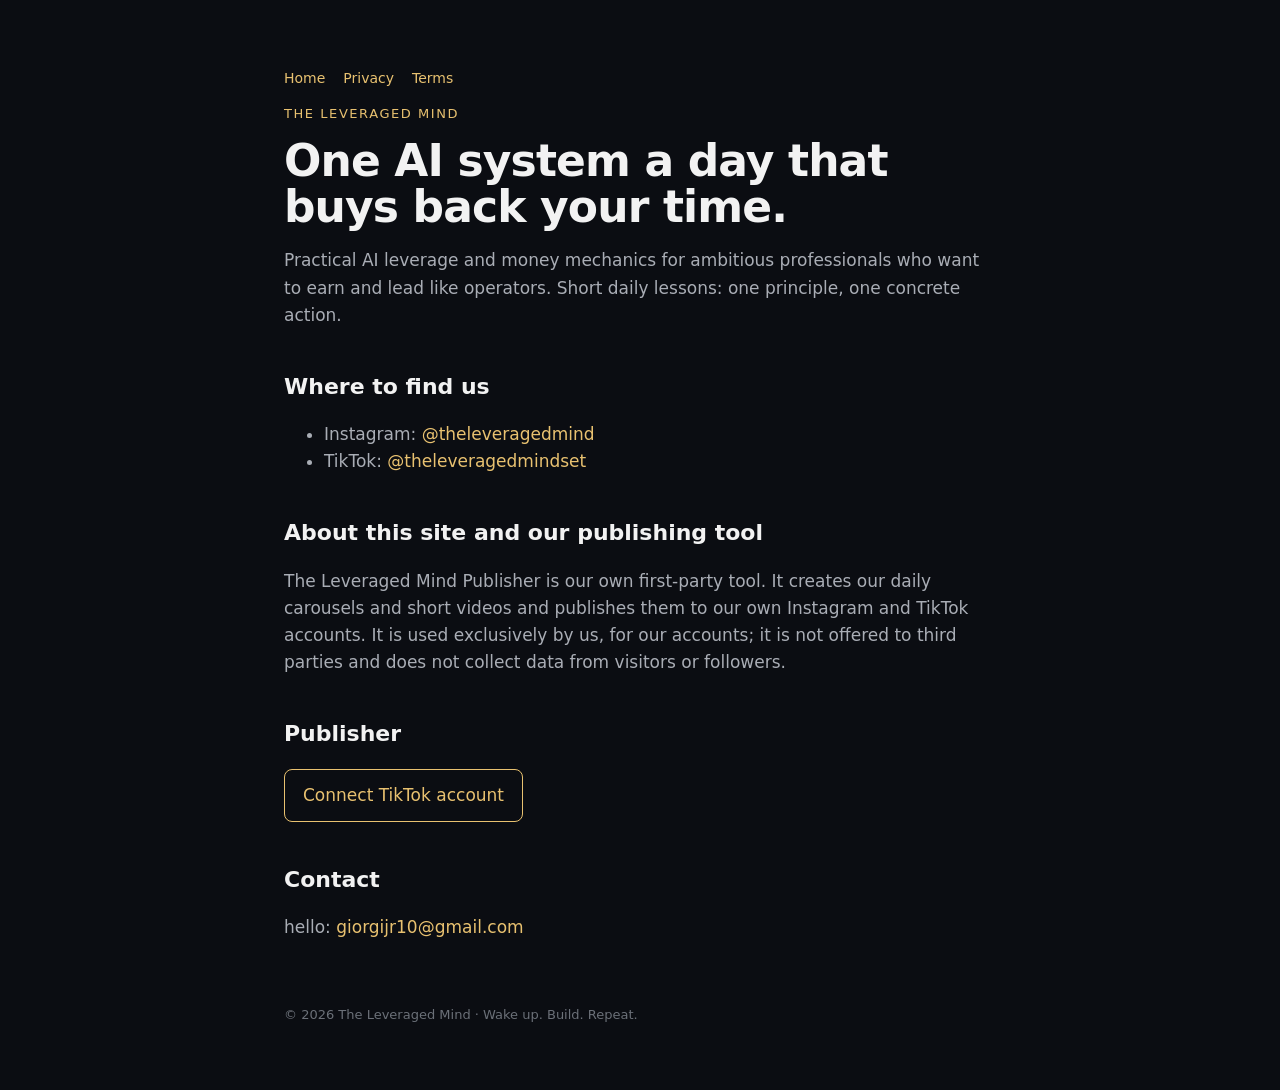
<file: index.html>
<!doctype html><html lang="en"><head><meta charset="utf-8"><meta name="viewport" content="width=device-width,initial-scale=1"><title>The Leveraged Mind</title><link rel="stylesheet" href="style.css"></head><body><main>
<nav><a href="./">Home</a><a href="privacy.html">Privacy</a><a href="terms.html">Terms</a></nav>
<p class="tag">The Leveraged Mind</p>
<h1>One AI system a day that buys back your time.</h1>
<p>Practical AI leverage and money mechanics for ambitious professionals who want to earn and lead like operators. Short daily lessons: one principle, one concrete action.</p>
<h2>Where to find us</h2>
<ul><li>Instagram: <a href="https://www.instagram.com/theleveragedmind/">@theleveragedmind</a></li><li>TikTok: <a href="https://www.tiktok.com/@theleveragedmindset">@theleveragedmindset</a></li></ul>
<h2>About this site and our publishing tool</h2>
<p>The Leveraged Mind Publisher is our own first-party tool. It creates our daily carousels and short videos and publishes them to our own Instagram and TikTok accounts. It is used exclusively by us, for our accounts; it is not offered to third parties and does not collect data from visitors or followers.</p>
<h2>Publisher</h2>
<p><a id="connect" href="https://www.tiktok.com/v2/auth/authorize/?client_key=sbaw9ait9n6jj181y7&response_type=code&scope=user.info.basic%2Cvideo.upload%2Cvideo.publish&redirect_uri=https%3A%2F%2Fgghughunishvili.github.io%2Ftheleveragedmind%2Fcallback.html&state=lm" style="display:inline-block;padding:12px 18px;border:1px solid #e8c170;border-radius:8px">Connect TikTok account</a></p>
<h2>Contact</h2><p>hello: <a href="mailto:giorgijr10@gmail.com">giorgijr10@gmail.com</a></p>
<footer>© 2026 The Leveraged Mind · Wake up. Build. Repeat.</footer></main></body></html>
</file>
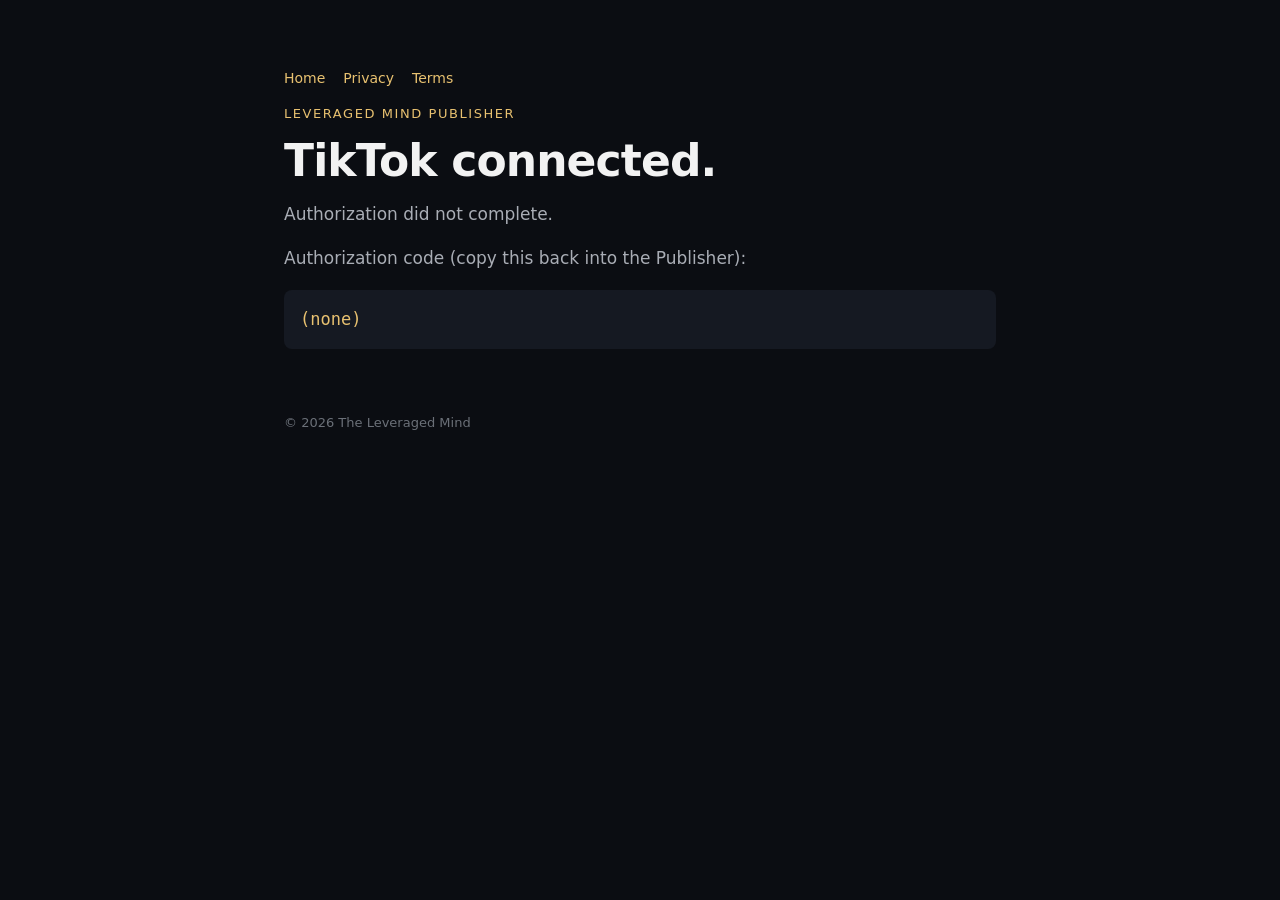
<file: callback.html>
<!doctype html><html lang="en"><head><meta charset="utf-8"><meta name="viewport" content="width=device-width,initial-scale=1"><title>Connected — The Leveraged Mind</title><link rel="stylesheet" href="style.css"></head><body><main>
<nav><a href="./">Home</a><a href="privacy.html">Privacy</a><a href="terms.html">Terms</a></nav>
<p class="tag">Leveraged Mind Publisher</p><h1>TikTok connected.</h1>
<p id="msg">Finishing authorization…</p>
<p>Authorization code (copy this back into the Publisher):</p>
<pre id="code" style="background:#151922;padding:16px;border-radius:8px;color:#e8c170;word-break:break-all"></pre>
<script>
const q=new URLSearchParams(location.search);const c=q.get("code");const e=q.get("error");
document.getElementById("code").textContent=c||("(none) "+(e||""));
document.getElementById("msg").textContent=c?"Authorization succeeded. This page only displays the code; nothing is stored here.":"Authorization did not complete.";
</script>
<footer>© 2026 The Leveraged Mind</footer></main></body></html>
</file>
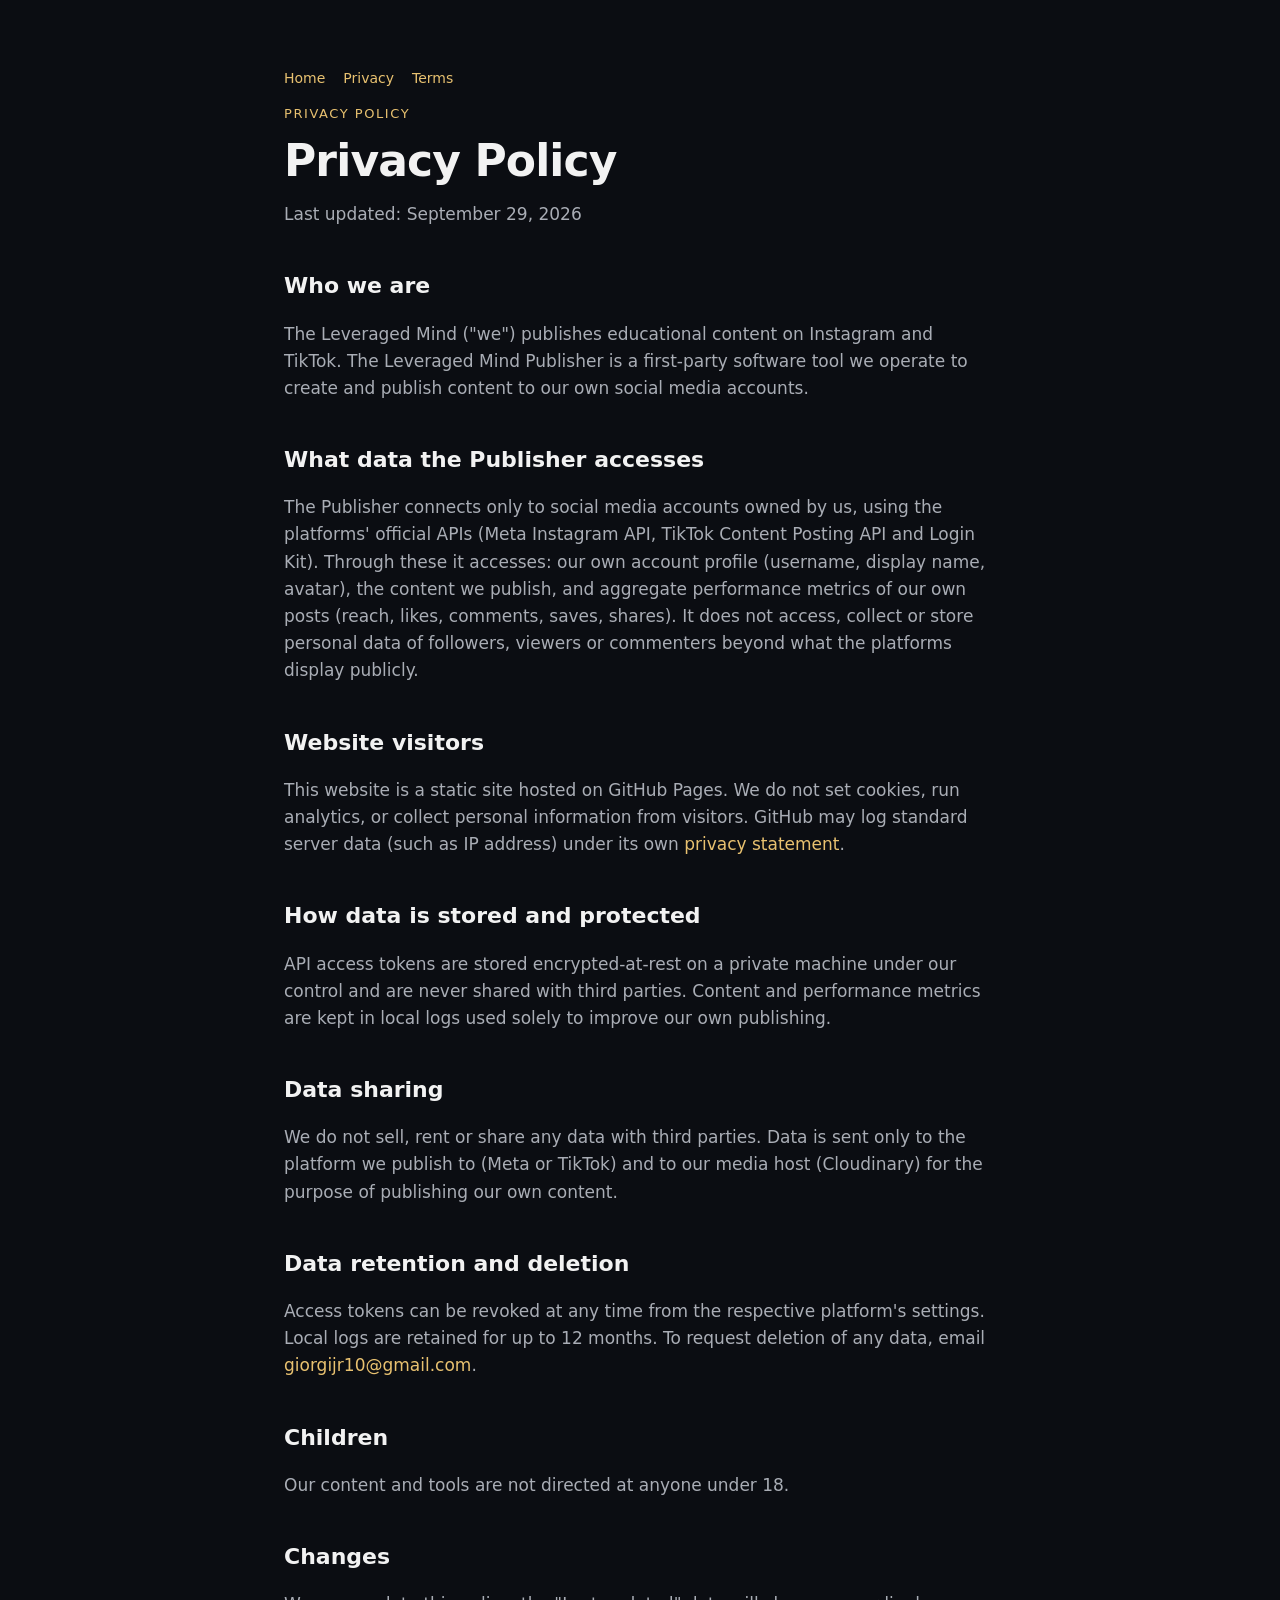
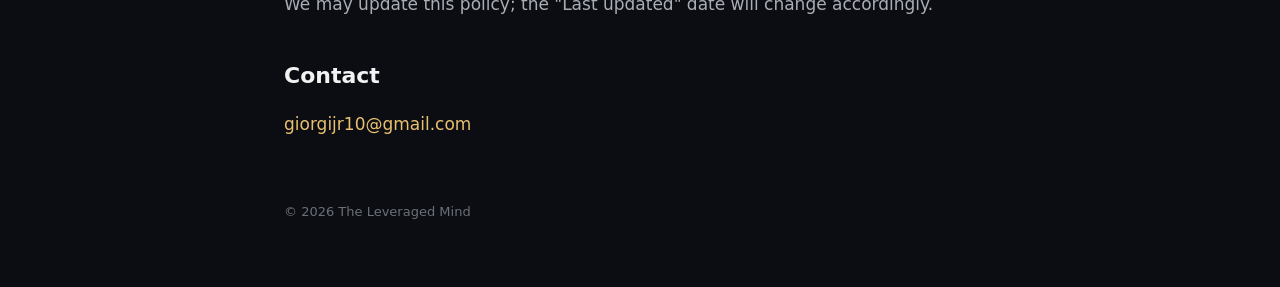
<file: privacy.html>
<!doctype html><html lang="en"><head><meta charset="utf-8"><meta name="viewport" content="width=device-width,initial-scale=1"><title>Privacy Policy — The Leveraged Mind</title><link rel="stylesheet" href="style.css"></head><body><main>
<nav><a href="./">Home</a><a href="privacy.html">Privacy</a><a href="terms.html">Terms</a></nav>
<p class="tag">Privacy Policy</p><h1>Privacy Policy</h1><p>Last updated: September 29, 2026</p>
<h2>Who we are</h2><p>The Leveraged Mind ("we") publishes educational content on Instagram and TikTok. The Leveraged Mind Publisher is a first-party software tool we operate to create and publish content to our own social media accounts.</p>
<h2>What data the Publisher accesses</h2><p>The Publisher connects only to social media accounts owned by us, using the platforms' official APIs (Meta Instagram API, TikTok Content Posting API and Login Kit). Through these it accesses: our own account profile (username, display name, avatar), the content we publish, and aggregate performance metrics of our own posts (reach, likes, comments, saves, shares). It does not access, collect or store personal data of followers, viewers or commenters beyond what the platforms display publicly.</p>
<h2>Website visitors</h2><p>This website is a static site hosted on GitHub Pages. We do not set cookies, run analytics, or collect personal information from visitors. GitHub may log standard server data (such as IP address) under its own <a href="https://docs.github.com/en/site-policy/privacy-policies/github-general-privacy-statement">privacy statement</a>.</p>
<h2>How data is stored and protected</h2><p>API access tokens are stored encrypted-at-rest on a private machine under our control and are never shared with third parties. Content and performance metrics are kept in local logs used solely to improve our own publishing.</p>
<h2>Data sharing</h2><p>We do not sell, rent or share any data with third parties. Data is sent only to the platform we publish to (Meta or TikTok) and to our media host (Cloudinary) for the purpose of publishing our own content.</p>
<h2>Data retention and deletion</h2><p>Access tokens can be revoked at any time from the respective platform's settings. Local logs are retained for up to 12 months. To request deletion of any data, email <a href="mailto:giorgijr10@gmail.com">giorgijr10@gmail.com</a>.</p>
<h2>Children</h2><p>Our content and tools are not directed at anyone under 18.</p>
<h2>Changes</h2><p>We may update this policy; the "Last updated" date will change accordingly.</p>
<h2>Contact</h2><p><a href="mailto:giorgijr10@gmail.com">giorgijr10@gmail.com</a></p>
<footer>© 2026 The Leveraged Mind</footer></main></body></html>
</file>
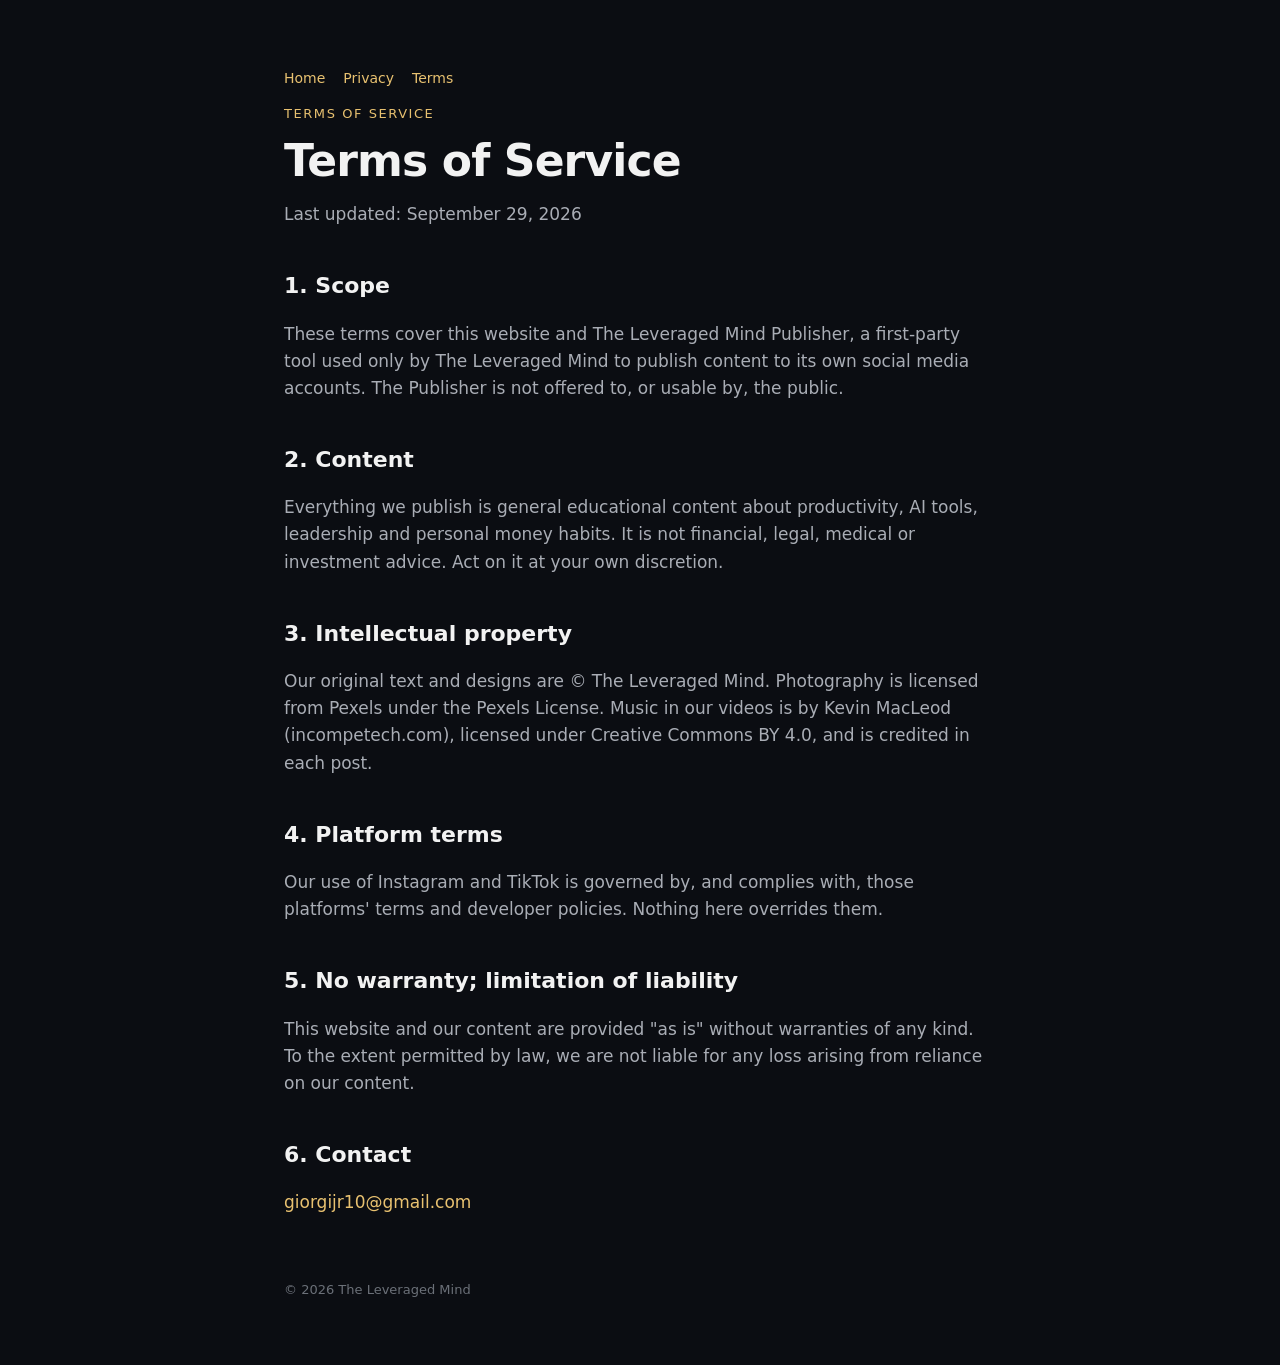
<file: terms.html>
<!doctype html><html lang="en"><head><meta charset="utf-8"><meta name="viewport" content="width=device-width,initial-scale=1"><title>Terms of Service — The Leveraged Mind</title><link rel="stylesheet" href="style.css"></head><body><main>
<nav><a href="./">Home</a><a href="privacy.html">Privacy</a><a href="terms.html">Terms</a></nav>
<p class="tag">Terms of Service</p><h1>Terms of Service</h1><p>Last updated: September 29, 2026</p>
<h2>1. Scope</h2><p>These terms cover this website and The Leveraged Mind Publisher, a first-party tool used only by The Leveraged Mind to publish content to its own social media accounts. The Publisher is not offered to, or usable by, the public.</p>
<h2>2. Content</h2><p>Everything we publish is general educational content about productivity, AI tools, leadership and personal money habits. It is not financial, legal, medical or investment advice. Act on it at your own discretion.</p>
<h2>3. Intellectual property</h2><p>Our original text and designs are © The Leveraged Mind. Photography is licensed from Pexels under the Pexels License. Music in our videos is by Kevin MacLeod (incompetech.com), licensed under Creative Commons BY 4.0, and is credited in each post.</p>
<h2>4. Platform terms</h2><p>Our use of Instagram and TikTok is governed by, and complies with, those platforms' terms and developer policies. Nothing here overrides them.</p>
<h2>5. No warranty; limitation of liability</h2><p>This website and our content are provided "as is" without warranties of any kind. To the extent permitted by law, we are not liable for any loss arising from reliance on our content.</p>
<h2>6. Contact</h2><p><a href="mailto:giorgijr10@gmail.com">giorgijr10@gmail.com</a></p>
<footer>© 2026 The Leveraged Mind</footer></main></body></html>
</file>
<file: style.css>
:root{--bg:#0b0d12;--fg:#f2f2f2;--muted:#a9adb5;--gold:#e8c170}*{box-sizing:border-box}body{margin:0;background:var(--bg);color:var(--fg);font:17px/1.6 Inter,system-ui,-apple-system,Segoe UI,Roboto,sans-serif}main{max-width:760px;margin:0 auto;padding:64px 24px}h1{font-size:44px;line-height:1.05;margin:0 0 12px;letter-spacing:-.02em}h2{margin:40px 0 8px;font-size:22px}p,li{color:var(--muted)}a{color:var(--gold);text-decoration:none}nav a{margin-right:18px;font-size:14px}.tag{color:var(--gold);font-size:13px;letter-spacing:.12em;text-transform:uppercase}footer{margin-top:64px;font-size:13px;color:#6b7078}
</file>
